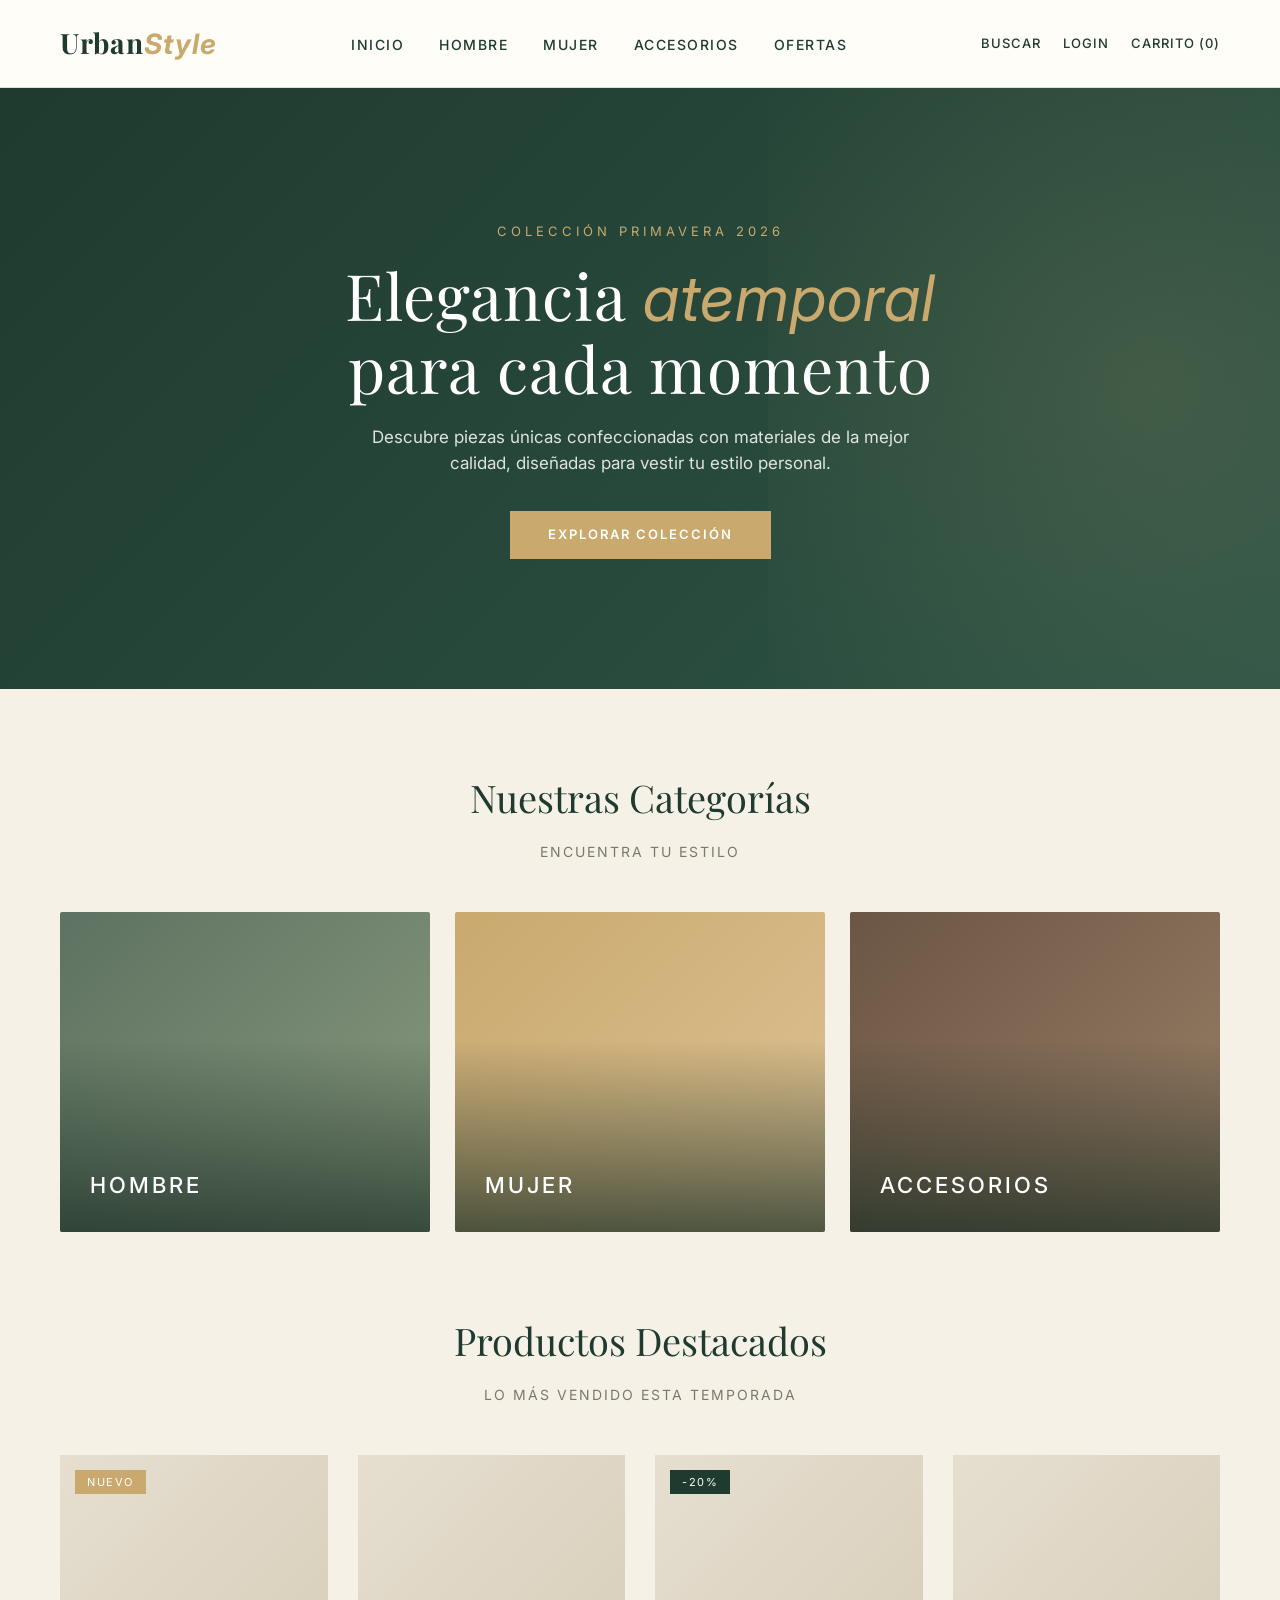
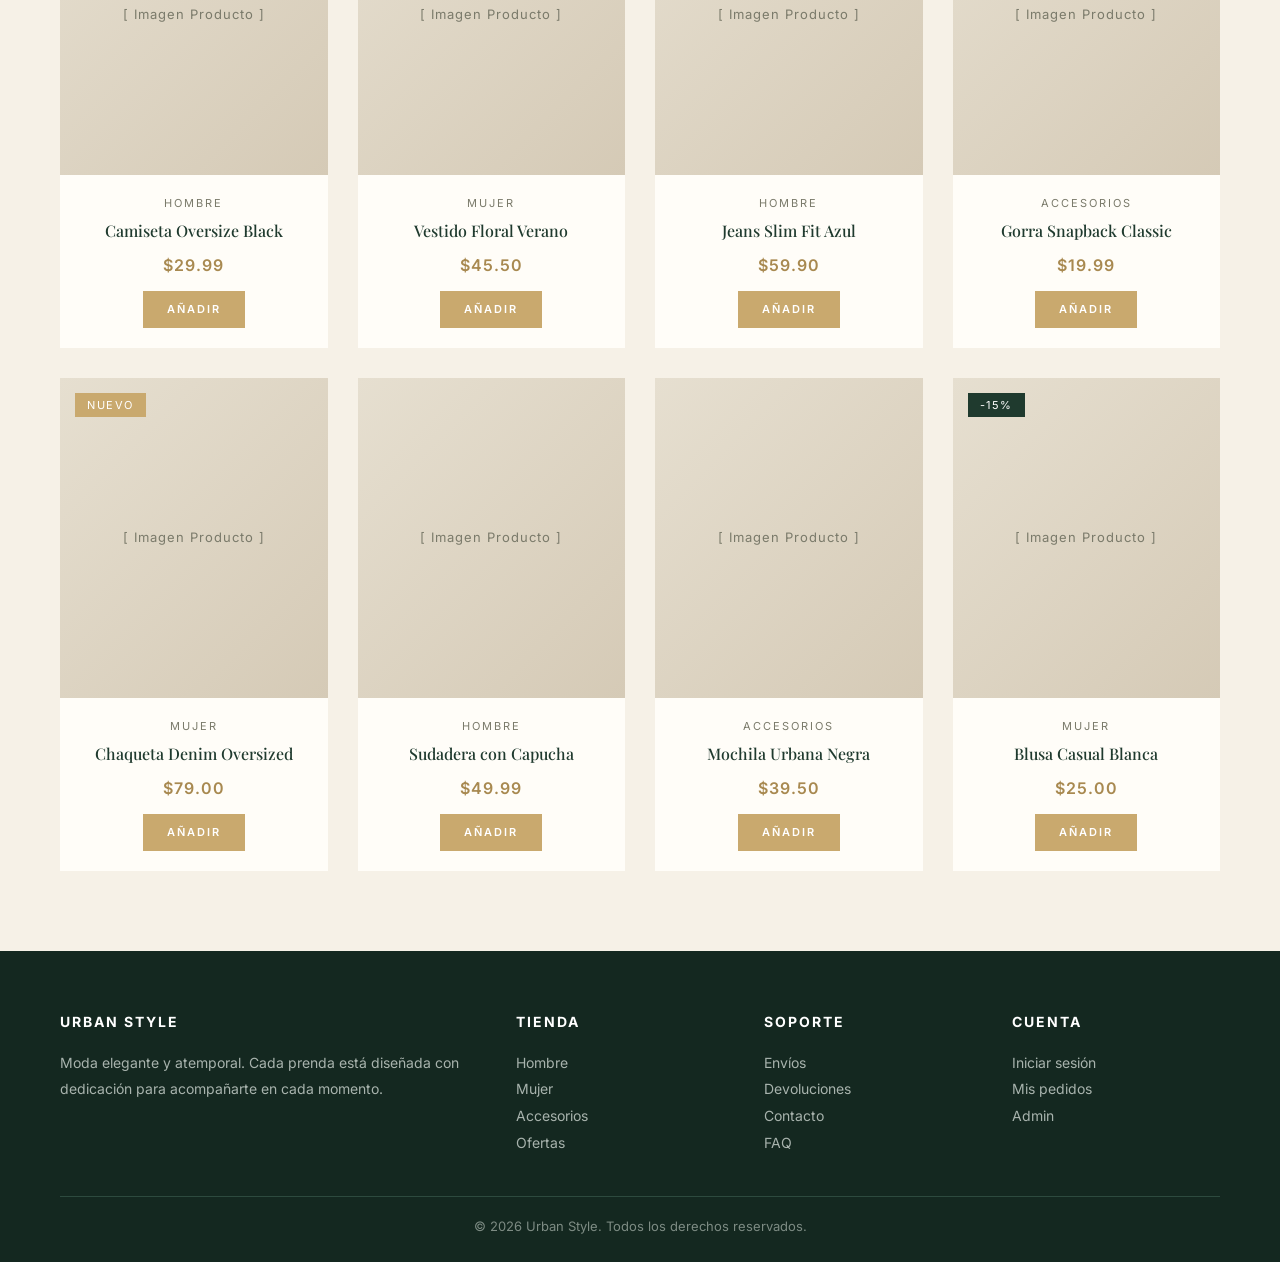
<file: index.html>
<!DOCTYPE html>
<html lang="es">
<head>
    <meta charset="UTF-8">
    <meta name="viewport" content="width=device-width, initial-scale=1.0">
    <title>URBAN STYLE - Boutique de Moda</title>
    <link rel="preconnect" href="https://fonts.googleapis.com">
    <link rel="preconnect" href="https://fonts.gstatic.com" crossorigin>
    <link href="https://fonts.googleapis.com/css2?family=Inter:wght@400;500;600;700&family=Playfair+Display:ital,wght@0,400;0,500;0,700;1,400&display=swap" rel="stylesheet">
    <link rel="stylesheet" href="styles.css">
</head>
<body>
    <nav class="navbar">
        <div class="logo">Urban<span>Style</span></div>
        <ul class="nav-links">
            <li><a href="index.html">Inicio</a></li>
            <li><a href="#">Hombre</a></li>
            <li><a href="#">Mujer</a></li>
            <li><a href="#">Accesorios</a></li>
            <li><a href="#">Ofertas</a></li>
        </ul>
        <div class="nav-icons">
            <a href="#">Buscar</a>
            <a href="login.html">Login</a>
            <a href="#">Carrito (0)</a>
        </div>
    </nav>

    <section class="hero">
        <div class="hero-content">
            <span class="tag">Colección Primavera 2026</span>
            <h1>Elegancia <em>atemporal</em><br>para cada momento</h1>
            <p>Descubre piezas únicas confeccionadas con materiales de la mejor calidad, diseñadas para vestir tu estilo personal.</p>
            <a href="#productos" class="btn">Explorar colección</a>
        </div>
    </section>

    <h2 class="section-title">Nuestras Categorías</h2>
    <p class="section-subtitle">Encuentra tu estilo</p>
    <div class="categories">
        <div class="category-card"><span>Hombre</span></div>
        <div class="category-card"><span>Mujer</span></div>
        <div class="category-card"><span>Accesorios</span></div>
    </div>

    <h2 class="section-title" id="productos">Productos Destacados</h2>
    <p class="section-subtitle">Lo más vendido esta temporada</p>
    <div class="products">
        <div class="product-card">
            <div class="product-image">
                <span class="product-tag new">Nuevo</span>
                [ Imagen Producto ]
            </div>
            <div class="product-info">
                <div class="product-category">Hombre</div>
                <h3 class="product-name">Camiseta Oversize Black</h3>
                <div class="product-price">$29.99</div>
                <a href="#" class="btn">Añadir</a>
            </div>
        </div>

        <div class="product-card">
            <div class="product-image">
                [ Imagen Producto ]
            </div>
            <div class="product-info">
                <div class="product-category">Mujer</div>
                <h3 class="product-name">Vestido Floral Verano</h3>
                <div class="product-price">$45.50</div>
                <a href="#" class="btn">Añadir</a>
            </div>
        </div>

        <div class="product-card">
            <div class="product-image">
                <span class="product-tag">-20%</span>
                [ Imagen Producto ]
            </div>
            <div class="product-info">
                <div class="product-category">Hombre</div>
                <h3 class="product-name">Jeans Slim Fit Azul</h3>
                <div class="product-price">$59.90</div>
                <a href="#" class="btn">Añadir</a>
            </div>
        </div>

        <div class="product-card">
            <div class="product-image">
                [ Imagen Producto ]
            </div>
            <div class="product-info">
                <div class="product-category">Accesorios</div>
                <h3 class="product-name">Gorra Snapback Classic</h3>
                <div class="product-price">$19.99</div>
                <a href="#" class="btn">Añadir</a>
            </div>
        </div>

        <div class="product-card">
            <div class="product-image">
                <span class="product-tag new">Nuevo</span>
                [ Imagen Producto ]
            </div>
            <div class="product-info">
                <div class="product-category">Mujer</div>
                <h3 class="product-name">Chaqueta Denim Oversized</h3>
                <div class="product-price">$79.00</div>
                <a href="#" class="btn">Añadir</a>
            </div>
        </div>

        <div class="product-card">
            <div class="product-image">
                [ Imagen Producto ]
            </div>
            <div class="product-info">
                <div class="product-category">Hombre</div>
                <h3 class="product-name">Sudadera con Capucha</h3>
                <div class="product-price">$49.99</div>
                <a href="#" class="btn">Añadir</a>
            </div>
        </div>

        <div class="product-card">
            <div class="product-image">
                [ Imagen Producto ]
            </div>
            <div class="product-info">
                <div class="product-category">Accesorios</div>
                <h3 class="product-name">Mochila Urbana Negra</h3>
                <div class="product-price">$39.50</div>
                <a href="#" class="btn">Añadir</a>
            </div>
        </div>

        <div class="product-card">
            <div class="product-image">
                <span class="product-tag">-15%</span>
                [ Imagen Producto ]
            </div>
            <div class="product-info">
                <div class="product-category">Mujer</div>
                <h3 class="product-name">Blusa Casual Blanca</h3>
                <div class="product-price">$25.00</div>
                <a href="#" class="btn">Añadir</a>
            </div>
        </div>
    </div>

    <footer class="footer">
        <div class="footer-grid">
            <div class="footer-col">
                <h4>Urban Style</h4>
                <p>Moda elegante y atemporal. Cada prenda está diseñada con dedicación para acompañarte en cada momento.</p>
            </div>
            <div class="footer-col">
                <h4>Tienda</h4>
                <a href="#">Hombre</a>
                <a href="#">Mujer</a>
                <a href="#">Accesorios</a>
                <a href="#">Ofertas</a>
            </div>
            <div class="footer-col">
                <h4>Soporte</h4>
                <a href="#">Envíos</a>
                <a href="#">Devoluciones</a>
                <a href="#">Contacto</a>
                <a href="#">FAQ</a>
            </div>
            <div class="footer-col">
                <h4>Cuenta</h4>
                <a href="login.html">Iniciar sesión</a>
                <a href="#">Mis pedidos</a>
                <a href="admin.html">Admin</a>
            </div>
        </div>
        <div class="footer-bottom">
            &copy; 2026 Urban Style. Todos los derechos reservados.
        </div>
    </footer>
</body>
</html>
</file>
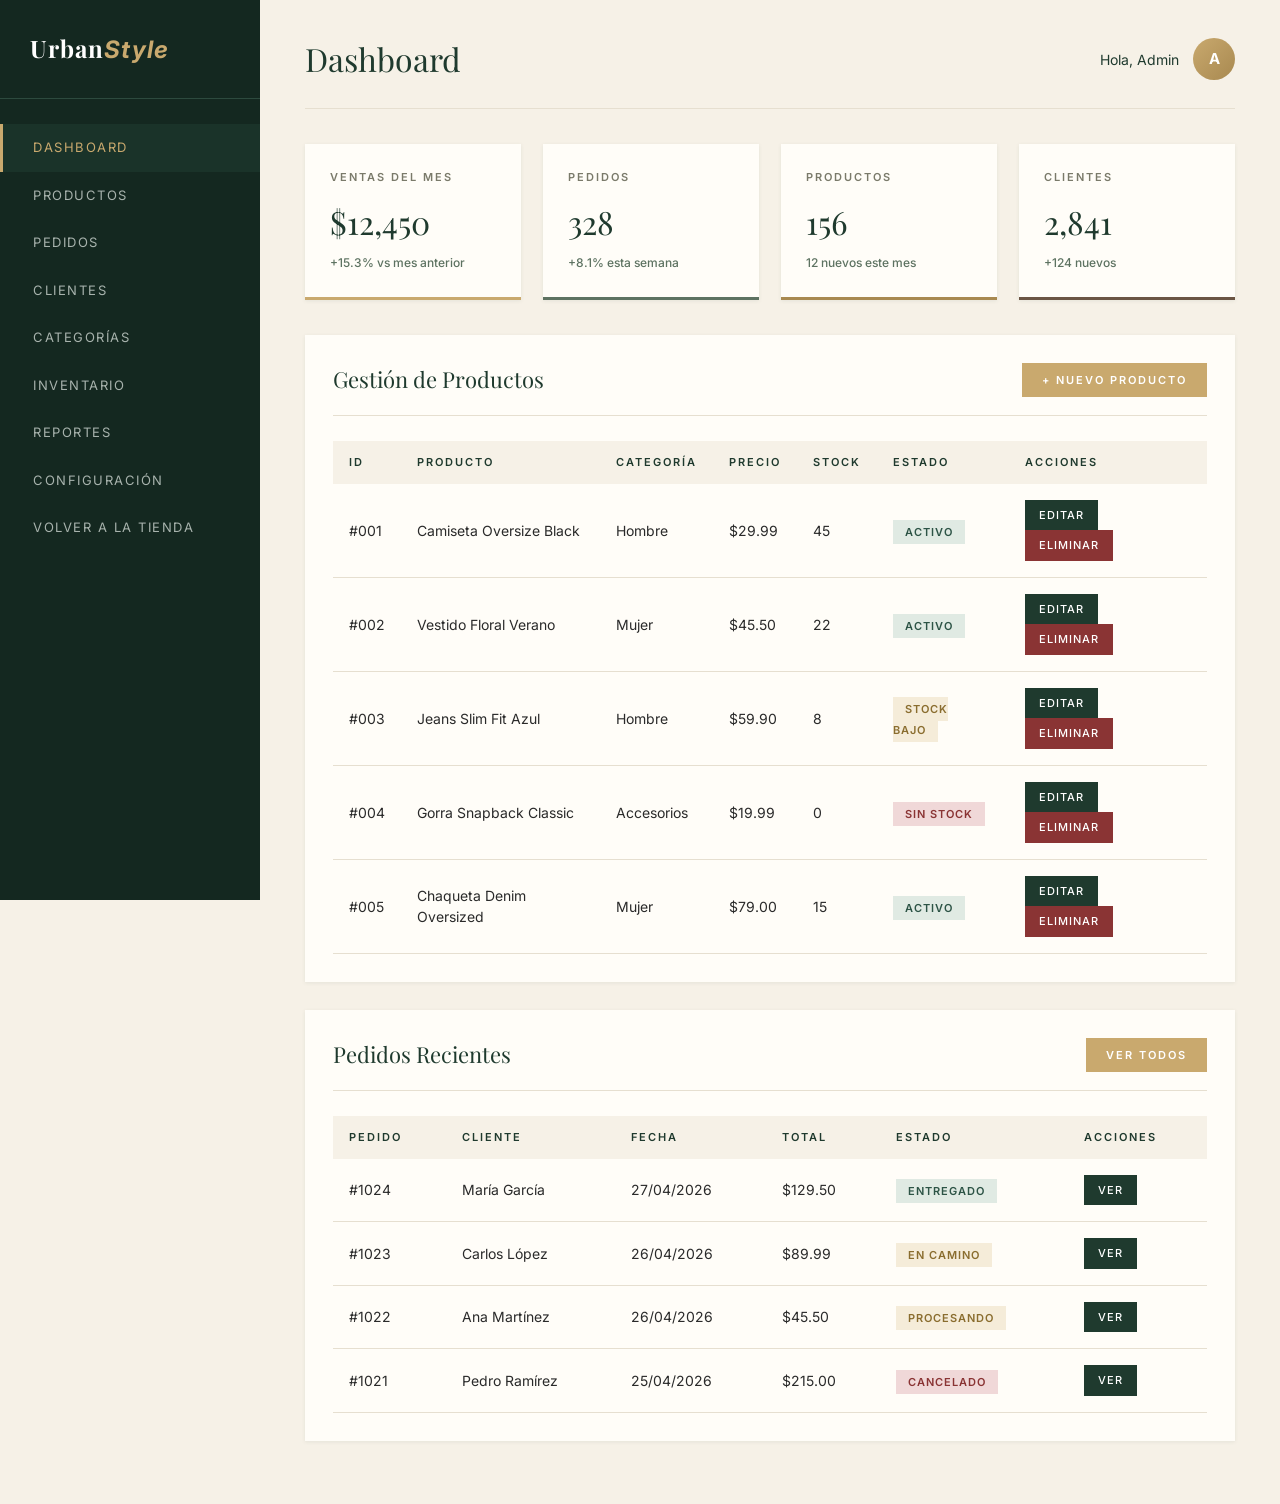
<file: admin.html>
<!DOCTYPE html>
<html lang="es">
<head>
    <meta charset="UTF-8">
    <meta name="viewport" content="width=device-width, initial-scale=1.0">
    <title>Panel Admin - URBAN STYLE</title>
    <link rel="preconnect" href="https://fonts.googleapis.com">
    <link rel="preconnect" href="https://fonts.gstatic.com" crossorigin>
    <link href="https://fonts.googleapis.com/css2?family=Inter:wght@400;500;600;700&family=Playfair+Display:ital,wght@0,400;0,500;0,700;1,400&display=swap" rel="stylesheet">
    <link rel="stylesheet" href="styles.css">
</head>
<body>
    <div class="admin-layout">
        <aside class="sidebar">
            <div class="sidebar-logo">Urban<span>Style</span></div>
            <ul class="sidebar-menu">
                <li><a href="#" class="active">Dashboard</a></li>
                <li><a href="#">Productos</a></li>
                <li><a href="#">Pedidos</a></li>
                <li><a href="#">Clientes</a></li>
                <li><a href="#">Categorías</a></li>
                <li><a href="#">Inventario</a></li>
                <li><a href="#">Reportes</a></li>
                <li><a href="#">Configuración</a></li>
                <li><a href="index.html">Volver a la tienda</a></li>
            </ul>
        </aside>

        <main class="admin-main">
            <header class="admin-header">
                <h1>Dashboard</h1>
                <div class="admin-user">
                    <span>Hola, Admin</span>
                    <div class="avatar">A</div>
                </div>
            </header>

            <div class="stats-grid">
                <div class="stat-card">
                    <h3>Ventas del mes</h3>
                    <div class="value">$12,450</div>
                    <div class="change">+15.3% vs mes anterior</div>
                </div>
                <div class="stat-card">
                    <h3>Pedidos</h3>
                    <div class="value">328</div>
                    <div class="change">+8.1% esta semana</div>
                </div>
                <div class="stat-card">
                    <h3>Productos</h3>
                    <div class="value">156</div>
                    <div class="change">12 nuevos este mes</div>
                </div>
                <div class="stat-card">
                    <h3>Clientes</h3>
                    <div class="value">2,841</div>
                    <div class="change">+124 nuevos</div>
                </div>
            </div>

            <section class="admin-section">
                <div class="section-header">
                    <h2>Gestión de Productos</h2>
                    <a href="#" class="btn btn-sm">+ Nuevo producto</a>
                </div>
                <table>
                    <thead>
                        <tr>
                            <th>ID</th>
                            <th>Producto</th>
                            <th>Categoría</th>
                            <th>Precio</th>
                            <th>Stock</th>
                            <th>Estado</th>
                            <th>Acciones</th>
                        </tr>
                    </thead>
                    <tbody>
                        <tr>
                            <td>#001</td>
                            <td>Camiseta Oversize Black</td>
                            <td>Hombre</td>
                            <td>$29.99</td>
                            <td>45</td>
                            <td><span class="badge badge-success">Activo</span></td>
                            <td>
                                <a href="#" class="action-btn btn-edit">Editar</a>
                                <a href="#" class="action-btn btn-delete">Eliminar</a>
                            </td>
                        </tr>
                        <tr>
                            <td>#002</td>
                            <td>Vestido Floral Verano</td>
                            <td>Mujer</td>
                            <td>$45.50</td>
                            <td>22</td>
                            <td><span class="badge badge-success">Activo</span></td>
                            <td>
                                <a href="#" class="action-btn btn-edit">Editar</a>
                                <a href="#" class="action-btn btn-delete">Eliminar</a>
                            </td>
                        </tr>
                        <tr>
                            <td>#003</td>
                            <td>Jeans Slim Fit Azul</td>
                            <td>Hombre</td>
                            <td>$59.90</td>
                            <td>8</td>
                            <td><span class="badge badge-warning">Stock bajo</span></td>
                            <td>
                                <a href="#" class="action-btn btn-edit">Editar</a>
                                <a href="#" class="action-btn btn-delete">Eliminar</a>
                            </td>
                        </tr>
                        <tr>
                            <td>#004</td>
                            <td>Gorra Snapback Classic</td>
                            <td>Accesorios</td>
                            <td>$19.99</td>
                            <td>0</td>
                            <td><span class="badge badge-danger">Sin stock</span></td>
                            <td>
                                <a href="#" class="action-btn btn-edit">Editar</a>
                                <a href="#" class="action-btn btn-delete">Eliminar</a>
                            </td>
                        </tr>
                        <tr>
                            <td>#005</td>
                            <td>Chaqueta Denim Oversized</td>
                            <td>Mujer</td>
                            <td>$79.00</td>
                            <td>15</td>
                            <td><span class="badge badge-success">Activo</span></td>
                            <td>
                                <a href="#" class="action-btn btn-edit">Editar</a>
                                <a href="#" class="action-btn btn-delete">Eliminar</a>
                            </td>
                        </tr>
                    </tbody>
                </table>
            </section>

            <section class="admin-section">
                <div class="section-header">
                    <h2>Pedidos Recientes</h2>
                    <a href="#" class="btn btn-sm">Ver todos</a>
                </div>
                <table>
                    <thead>
                        <tr>
                            <th>Pedido</th>
                            <th>Cliente</th>
                            <th>Fecha</th>
                            <th>Total</th>
                            <th>Estado</th>
                            <th>Acciones</th>
                        </tr>
                    </thead>
                    <tbody>
                        <tr>
                            <td>#1024</td>
                            <td>María García</td>
                            <td>27/04/2026</td>
                            <td>$129.50</td>
                            <td><span class="badge badge-success">Entregado</span></td>
                            <td><a href="#" class="action-btn btn-edit">Ver</a></td>
                        </tr>
                        <tr>
                            <td>#1023</td>
                            <td>Carlos López</td>
                            <td>26/04/2026</td>
                            <td>$89.99</td>
                            <td><span class="badge badge-warning">En camino</span></td>
                            <td><a href="#" class="action-btn btn-edit">Ver</a></td>
                        </tr>
                        <tr>
                            <td>#1022</td>
                            <td>Ana Martínez</td>
                            <td>26/04/2026</td>
                            <td>$45.50</td>
                            <td><span class="badge badge-warning">Procesando</span></td>
                            <td><a href="#" class="action-btn btn-edit">Ver</a></td>
                        </tr>
                        <tr>
                            <td>#1021</td>
                            <td>Pedro Ramírez</td>
                            <td>25/04/2026</td>
                            <td>$215.00</td>
                            <td><span class="badge badge-danger">Cancelado</span></td>
                            <td><a href="#" class="action-btn btn-edit">Ver</a></td>
                        </tr>
                    </tbody>
                </table>
            </section>
        </main>
    </div>
</body>
</html>
</file>
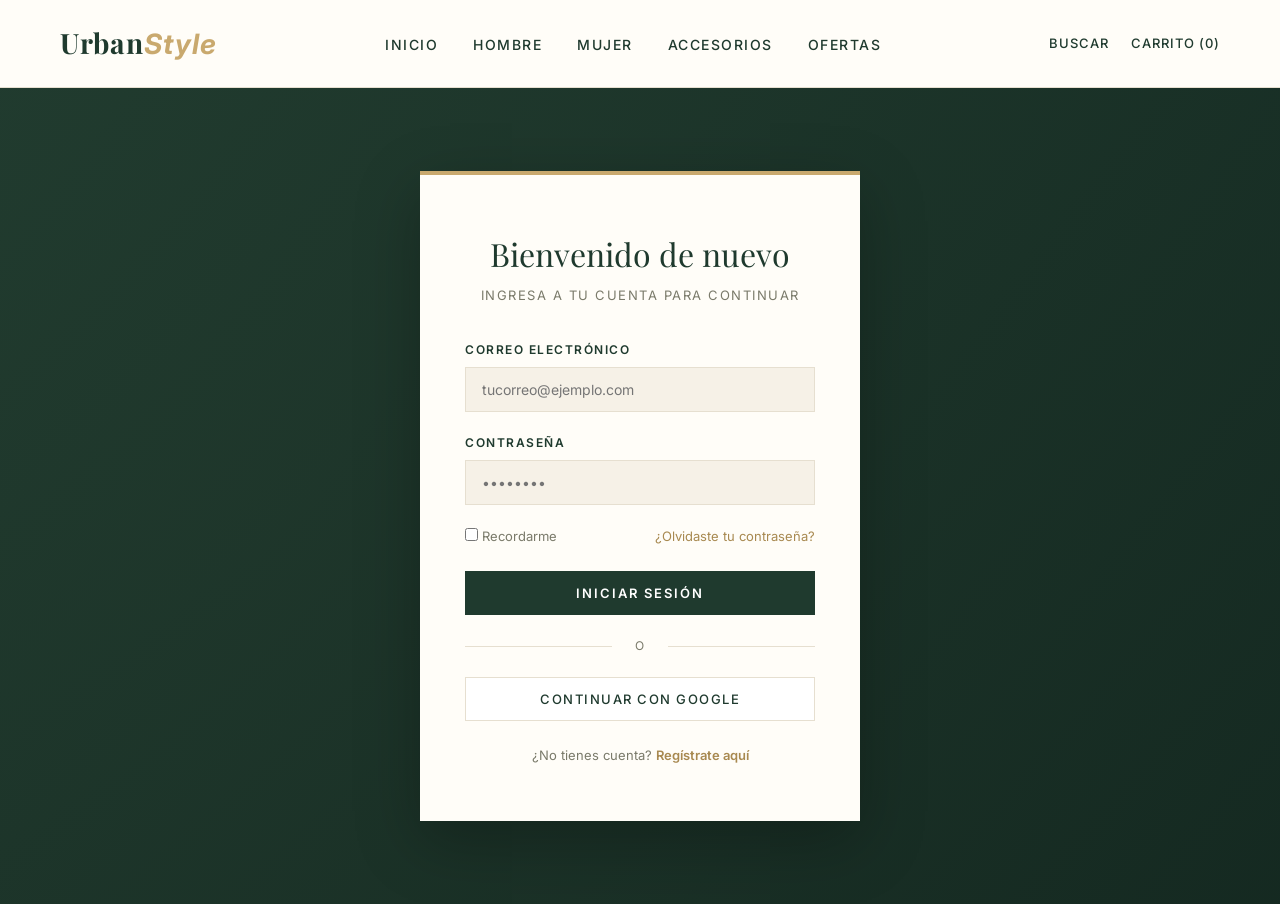
<file: login.html>
<!DOCTYPE html>
<html lang="es">
<head>
    <meta charset="UTF-8">
    <meta name="viewport" content="width=device-width, initial-scale=1.0">
    <title>Iniciar Sesión - URBAN STYLE</title>
    <link rel="preconnect" href="https://fonts.googleapis.com">
    <link rel="preconnect" href="https://fonts.gstatic.com" crossorigin>
    <link href="https://fonts.googleapis.com/css2?family=Inter:wght@400;500;600;700&family=Playfair+Display:ital,wght@0,400;0,500;0,700;1,400&display=swap" rel="stylesheet">
    <link rel="stylesheet" href="styles.css">
</head>
<body>
    <nav class="navbar">
        <div class="logo">Urban<span>Style</span></div>
        <ul class="nav-links">
            <li><a href="index.html">Inicio</a></li>
            <li><a href="#">Hombre</a></li>
            <li><a href="#">Mujer</a></li>
            <li><a href="#">Accesorios</a></li>
            <li><a href="#">Ofertas</a></li>
        </ul>
        <div class="nav-icons">
            <a href="#">Buscar</a>
            <a href="#">Carrito (0)</a>
        </div>
    </nav>

    <div class="login-container">
        <div class="login-box">
            <h2>Bienvenido de nuevo</h2>
            <p class="subtitle">Ingresa a tu cuenta para continuar</p>

            <form>
                <div class="form-group">
                    <label for="email">Correo electrónico</label>
                    <input type="email" id="email" placeholder="tucorreo@ejemplo.com">
                </div>

                <div class="form-group">
                    <label for="password">Contraseña</label>
                    <input type="password" id="password" placeholder="••••••••">
                </div>

                <div class="form-row">
                    <label>
                        <input type="checkbox"> Recordarme
                    </label>
                    <a href="#">¿Olvidaste tu contraseña?</a>
                </div>

                <button type="button" class="btn">Iniciar sesión</button>

                <div class="divider">o</div>

                <button type="button" class="btn-google">Continuar con Google</button>

                <p class="signup-text">
                    ¿No tienes cuenta? <a href="#">Regístrate aquí</a>
                </p>
            </form>
        </div>
    </div>
</body>
</html>
</file>
<file: styles.css>
* {
    margin: 0;
    padding: 0;
    box-sizing: border-box;
    font-family: 'Inter', 'Segoe UI', Tahoma, sans-serif;
}

:root {
    --bg: #f6f1e7;
    --primary: #1f3a2e;
    --primary-dark: #142820;
    --accent: #c9a96e;
    --accent-dark: #a88950;
    --text: #2a2a2a;
    --muted: #7a7a6a;
    --card: #fffdf8;
    --border: #e6dfd0;
}

body {
    background-color: var(--bg);
    color: var(--text);
    line-height: 1.5;
}

h1, h2, h3, .logo {
    font-family: 'Playfair Display', Georgia, serif;
}

/* ===== NAVBAR ===== */
.navbar {
    background-color: var(--card);
    color: var(--primary);
    padding: 22px 60px;
    display: flex;
    justify-content: space-between;
    align-items: center;
    border-bottom: 1px solid var(--border);
    position: sticky;
    top: 0;
    z-index: 100;
}

.logo {
    font-size: 28px;
    font-weight: 700;
    letter-spacing: 1px;
    color: var(--primary);
}

.logo span {
    color: var(--accent);
    font-style: italic;
}

.nav-links {
    list-style: none;
    display: flex;
    gap: 35px;
}

.nav-links a {
    color: var(--primary);
    text-decoration: none;
    font-size: 14px;
    text-transform: uppercase;
    letter-spacing: 1.5px;
    font-weight: 500;
    position: relative;
    padding-bottom: 4px;
    transition: color 0.3s;
}

.nav-links a::after {
    content: '';
    position: absolute;
    bottom: 0;
    left: 0;
    width: 0;
    height: 2px;
    background: var(--accent);
    transition: width 0.3s;
}

.nav-links a:hover {
    color: var(--accent-dark);
}

.nav-links a:hover::after {
    width: 100%;
}

.nav-icons {
    display: flex;
    gap: 22px;
    font-size: 13px;
    text-transform: uppercase;
    letter-spacing: 1px;
}

.nav-icons a {
    color: var(--primary);
    text-decoration: none;
    font-weight: 500;
}

.nav-icons a:hover {
    color: var(--accent-dark);
}

/* ===== HERO ===== */
.hero {
    background: linear-gradient(135deg, #1f3a2e 0%, #2d5446 100%);
    color: #fff;
    padding: 130px 50px;
    text-align: center;
    position: relative;
    overflow: hidden;
}

.hero::before {
    content: '';
    position: absolute;
    top: -50%;
    right: -20%;
    width: 60%;
    height: 200%;
    background: radial-gradient(circle, rgba(201, 169, 110, 0.15) 0%, transparent 70%);
}

.hero-content {
    position: relative;
    z-index: 1;
}

.hero .tag {
    display: inline-block;
    color: var(--accent);
    font-size: 13px;
    letter-spacing: 4px;
    text-transform: uppercase;
    margin-bottom: 18px;
}

.hero h1 {
    font-size: 64px;
    margin-bottom: 22px;
    font-weight: 400;
    letter-spacing: 1px;
    line-height: 1.1;
}

.hero h1 em {
    color: var(--accent);
    font-style: italic;
}

.hero p {
    font-size: 17px;
    margin-bottom: 35px;
    opacity: 0.85;
    max-width: 550px;
    margin-left: auto;
    margin-right: auto;
}

.btn {
    background-color: var(--accent);
    color: #fff;
    padding: 14px 38px;
    border: none;
    font-size: 13px;
    cursor: pointer;
    text-decoration: none;
    display: inline-block;
    transition: all 0.3s;
    letter-spacing: 2px;
    text-transform: uppercase;
    font-weight: 600;
}

.btn:hover {
    background-color: var(--accent-dark);
    transform: translateY(-2px);
}

.btn-outline {
    background: transparent;
    border: 1px solid #fff;
}

.btn-outline:hover {
    background: #fff;
    color: var(--primary);
}

.btn-dark {
    background-color: var(--primary);
}

.btn-dark:hover {
    background-color: var(--primary-dark);
}

/* ===== SECCIONES ===== */
.section-title {
    text-align: center;
    font-size: 38px;
    margin: 80px 0 15px;
    color: var(--primary);
    font-weight: 400;
}

.section-subtitle {
    text-align: center;
    color: var(--muted);
    margin-bottom: 50px;
    font-size: 14px;
    letter-spacing: 2px;
    text-transform: uppercase;
}

/* ===== CATEGORÍAS ===== */
.categories {
    display: grid;
    grid-template-columns: repeat(3, 1fr);
    gap: 25px;
    padding: 0 60px;
    margin-bottom: 80px;
}

.category-card {
    height: 320px;
    border-radius: 2px;
    display: flex;
    align-items: flex-end;
    justify-content: flex-start;
    padding: 30px;
    color: #fff;
    font-size: 22px;
    font-weight: 500;
    letter-spacing: 3px;
    cursor: pointer;
    position: relative;
    overflow: hidden;
    text-transform: uppercase;
    font-family: 'Playfair Display', Georgia, serif;
}

.category-card::after {
    content: '';
    position: absolute;
    inset: 0;
    background: linear-gradient(to top, rgba(20, 40, 32, 0.7), transparent 60%);
}

.category-card span {
    position: relative;
    z-index: 1;
}

.category-card:nth-child(1) { background: linear-gradient(135deg, #5d7261, #8a9a7e); }
.category-card:nth-child(2) { background: linear-gradient(135deg, #c9a96e, #ddc294); }
.category-card:nth-child(3) { background: linear-gradient(135deg, #6b5544, #9a8067); }

.category-card:hover img {
    transform: scale(1.05);
}

/* ===== PRODUCTOS ===== */
.products {
    display: grid;
    grid-template-columns: repeat(4, 1fr);
    gap: 30px;
    padding: 0 60px 80px;
}

.product-card {
    background-color: var(--card);
    overflow: hidden;
    transition: transform 0.4s;
    position: relative;
}

.product-card:hover {
    transform: translateY(-8px);
}

.product-card:hover .product-image {
    background-position: right center;
}

.product-image {
    height: 320px;
    background: linear-gradient(135deg, #e6dfd0, #d5cab6);
    display: flex;
    align-items: center;
    justify-content: center;
    color: var(--muted);
    font-size: 13px;
    letter-spacing: 1px;
    transition: background-position 0.5s;
    position: relative;
}

.product-tag {
    position: absolute;
    top: 15px;
    left: 15px;
    background: var(--primary);
    color: #fff;
    padding: 4px 12px;
    font-size: 11px;
    letter-spacing: 1.5px;
    text-transform: uppercase;
}

.product-tag.new { background: var(--accent); }

.product-info {
    padding: 20px 5px;
    text-align: center;
}

.product-category {
    font-size: 11px;
    color: var(--muted);
    margin-bottom: 8px;
    text-transform: uppercase;
    letter-spacing: 2px;
}

.product-name {
    font-size: 16px;
    font-weight: 500;
    margin-bottom: 10px;
    color: var(--primary);
    font-family: 'Playfair Display', Georgia, serif;
}

.product-price {
    font-size: 16px;
    font-weight: 600;
    color: var(--accent-dark);
    margin-bottom: 14px;
    letter-spacing: 1px;
}

.product-card .btn {
    padding: 10px 24px;
    font-size: 11px;
}

/* ===== FOOTER ===== */
.footer {
    background-color: var(--primary-dark);
    color: #c5cdc7;
    padding: 60px 60px 25px;
}

.footer-grid {
    display: grid;
    grid-template-columns: 2fr 1fr 1fr 1fr;
    gap: 40px;
    margin-bottom: 40px;
}

.footer-col h4 {
    color: #fff;
    font-size: 14px;
    text-transform: uppercase;
    letter-spacing: 2px;
    margin-bottom: 18px;
    font-family: 'Inter', sans-serif;
}

.footer-col p, .footer-col a {
    color: #a8b3ad;
    font-size: 14px;
    line-height: 1.9;
    text-decoration: none;
    display: block;
}

.footer-col a:hover {
    color: var(--accent);
}

.footer-bottom {
    border-top: 1px solid #2d4a3e;
    padding-top: 20px;
    text-align: center;
    font-size: 13px;
    color: #7d8b83;
}

/* ===== LOGIN ===== */
.login-container {
    min-height: calc(100vh - 84px);
    display: flex;
    align-items: center;
    justify-content: center;
    background:
        linear-gradient(135deg, rgba(31, 58, 46, 0.92), rgba(20, 40, 32, 0.92)),
        radial-gradient(circle at 20% 50%, rgba(201, 169, 110, 0.2), transparent);
    background-color: var(--primary);
    padding: 50px 20px;
}

.login-box {
    background-color: var(--card);
    padding: 55px 45px;
    box-shadow: 0 20px 60px rgba(0,0,0,0.25);
    width: 100%;
    max-width: 440px;
    border-top: 4px solid var(--accent);
}

.login-box h2 {
    text-align: center;
    margin-bottom: 8px;
    font-size: 32px;
    color: var(--primary);
    font-weight: 400;
}

.login-box .subtitle {
    text-align: center;
    color: var(--muted);
    margin-bottom: 35px;
    font-size: 13px;
    letter-spacing: 1.5px;
    text-transform: uppercase;
}

.form-group {
    margin-bottom: 22px;
}

.form-group label {
    display: block;
    margin-bottom: 8px;
    font-size: 12px;
    color: var(--primary);
    font-weight: 600;
    letter-spacing: 1.5px;
    text-transform: uppercase;
}

.form-group input,
.form-group select,
.form-group textarea {
    width: 100%;
    padding: 13px 16px;
    border: 1px solid var(--border);
    border-radius: 0;
    font-size: 14px;
    background: var(--bg);
    transition: all 0.3s;
}

.form-group input:focus,
.form-group select:focus,
.form-group textarea:focus {
    outline: none;
    border-color: var(--accent);
    background: #fff;
}

.form-row {
    display: flex;
    justify-content: space-between;
    align-items: center;
    margin-bottom: 25px;
    font-size: 13px;
    color: var(--muted);
}

.form-row a {
    color: var(--accent-dark);
    text-decoration: none;
}

.login-box .btn {
    width: 100%;
    padding: 14px;
    background-color: var(--primary);
}

.login-box .btn:hover {
    background-color: var(--primary-dark);
}

.divider {
    text-align: center;
    margin: 22px 0;
    color: var(--muted);
    font-size: 12px;
    letter-spacing: 2px;
    text-transform: uppercase;
    position: relative;
}

.divider::before,
.divider::after {
    content: '';
    position: absolute;
    top: 50%;
    width: 42%;
    height: 1px;
    background: var(--border);
}

.divider::before { left: 0; }
.divider::after { right: 0; }

.btn-google {
    width: 100%;
    padding: 13px;
    background: #fff;
    color: var(--primary);
    border: 1px solid var(--border);
    cursor: pointer;
    font-size: 13px;
    letter-spacing: 1.5px;
    text-transform: uppercase;
    font-weight: 500;
    transition: all 0.3s;
}

.btn-google:hover {
    border-color: var(--accent);
    color: var(--accent-dark);
}

.signup-text {
    text-align: center;
    margin-top: 25px;
    font-size: 13px;
    color: var(--muted);
}

.signup-text a {
    color: var(--accent-dark);
    text-decoration: none;
    font-weight: 600;
}

/* ===== ADMIN ===== */
.admin-layout {
    display: flex;
    min-height: 100vh;
}

.sidebar {
    width: 260px;
    background-color: var(--primary-dark);
    color: #fff;
    padding: 30px 0;
    position: fixed;
    height: 100vh;
    overflow-y: auto;
}

.sidebar-logo {
    padding: 0 30px 30px;
    border-bottom: 1px solid #2d4a3e;
    font-size: 24px;
    font-weight: 700;
    letter-spacing: 1px;
    font-family: 'Playfair Display', Georgia, serif;
}

.sidebar-logo span { color: var(--accent); font-style: italic; }

.sidebar-menu {
    list-style: none;
    margin-top: 25px;
}

.sidebar-menu li a {
    display: block;
    padding: 14px 30px;
    color: #a8b3ad;
    text-decoration: none;
    font-size: 13px;
    transition: all 0.3s;
    border-left: 3px solid transparent;
    text-transform: uppercase;
    letter-spacing: 1.5px;
}

.sidebar-menu li a:hover,
.sidebar-menu li a.active {
    background-color: #1a3329;
    color: var(--accent);
    border-left-color: var(--accent);
}

.admin-main {
    margin-left: 260px;
    flex: 1;
    padding: 35px 45px;
    background-color: var(--bg);
}

.admin-header {
    display: flex;
    justify-content: space-between;
    align-items: center;
    margin-bottom: 35px;
    padding-bottom: 25px;
    border-bottom: 1px solid var(--border);
}

.admin-header h1 {
    font-size: 32px;
    color: var(--primary);
    font-weight: 400;
}

.admin-user {
    display: flex;
    align-items: center;
    gap: 14px;
    color: var(--primary);
    font-size: 14px;
}

.avatar {
    width: 42px;
    height: 42px;
    border-radius: 50%;
    background: linear-gradient(135deg, var(--accent), var(--accent-dark));
    color: #fff;
    display: flex;
    align-items: center;
    justify-content: center;
    font-weight: bold;
    font-size: 15px;
}

/* Stats Cards */
.stats-grid {
    display: grid;
    grid-template-columns: repeat(4, 1fr);
    gap: 22px;
    margin-bottom: 35px;
}

.stat-card {
    background-color: var(--card);
    padding: 25px;
    box-shadow: 0 1px 4px rgba(31, 58, 46, 0.08);
    border-bottom: 3px solid var(--accent);
}

.stat-card:nth-child(2) { border-bottom-color: #5d7261; }
.stat-card:nth-child(3) { border-bottom-color: #a88950; }
.stat-card:nth-child(4) { border-bottom-color: #6b5544; }

.stat-card h3 {
    font-size: 11px;
    color: var(--muted);
    text-transform: uppercase;
    margin-bottom: 12px;
    letter-spacing: 2px;
    font-family: 'Inter', sans-serif;
    font-weight: 600;
}

.stat-card .value {
    font-size: 32px;
    font-weight: 400;
    color: var(--primary);
    font-family: 'Playfair Display', Georgia, serif;
}

.stat-card .change {
    font-size: 12px;
    color: #5d7261;
    margin-top: 8px;
    font-weight: 500;
}

/* Tables */
.admin-section {
    background-color: var(--card);
    padding: 28px;
    box-shadow: 0 1px 4px rgba(31, 58, 46, 0.08);
    margin-bottom: 28px;
}

.section-header {
    display: flex;
    justify-content: space-between;
    align-items: center;
    margin-bottom: 25px;
    padding-bottom: 18px;
    border-bottom: 1px solid var(--border);
}

.section-header h2 {
    font-size: 22px;
    color: var(--primary);
    font-weight: 400;
}

.btn-sm {
    padding: 9px 20px;
    font-size: 11px;
}

table {
    width: 100%;
    border-collapse: collapse;
}

th {
    background-color: var(--bg);
    padding: 13px 16px;
    text-align: left;
    font-size: 11px;
    color: var(--primary);
    text-transform: uppercase;
    letter-spacing: 2px;
    font-weight: 600;
}

td {
    padding: 16px;
    border-bottom: 1px solid var(--border);
    font-size: 14px;
    color: var(--text);
}

tr:hover {
    background-color: var(--bg);
}

.badge {
    padding: 5px 12px;
    font-size: 11px;
    font-weight: 600;
    letter-spacing: 1px;
    text-transform: uppercase;
}

.badge-success {
    background-color: #e0eae3;
    color: #2d5446;
}

.badge-warning {
    background-color: #f5ecd9;
    color: #8a6d2f;
}

.badge-danger {
    background-color: #f0d8d8;
    color: #8a3434;
}

.action-btn {
    padding: 7px 14px;
    border: none;
    cursor: pointer;
    font-size: 11px;
    margin-right: 6px;
    text-decoration: none;
    display: inline-block;
    text-transform: uppercase;
    letter-spacing: 1px;
    font-weight: 500;
    transition: opacity 0.3s;
}

.btn-edit {
    background-color: var(--primary);
    color: #fff;
}

.btn-delete {
    background-color: #8a3434;
    color: #fff;
}

.action-btn:hover { opacity: 0.85; }

/* ===== RESPONSIVE ===== */
@media (max-width: 900px) {
    .navbar { padding: 18px 25px; }
    .products { grid-template-columns: repeat(2, 1fr); padding: 0 25px 50px; }
    .categories { grid-template-columns: 1fr; padding: 0 25px; }
    .stats-grid { grid-template-columns: repeat(2, 1fr); }
    .footer-grid { grid-template-columns: 1fr 1fr; }
    .nav-links { display: none; }
    .hero { padding: 80px 25px; }
    .hero h1 { font-size: 40px; }
    .sidebar { width: 200px; }
    .admin-main { margin-left: 200px; padding: 20px; }
}
</file>
